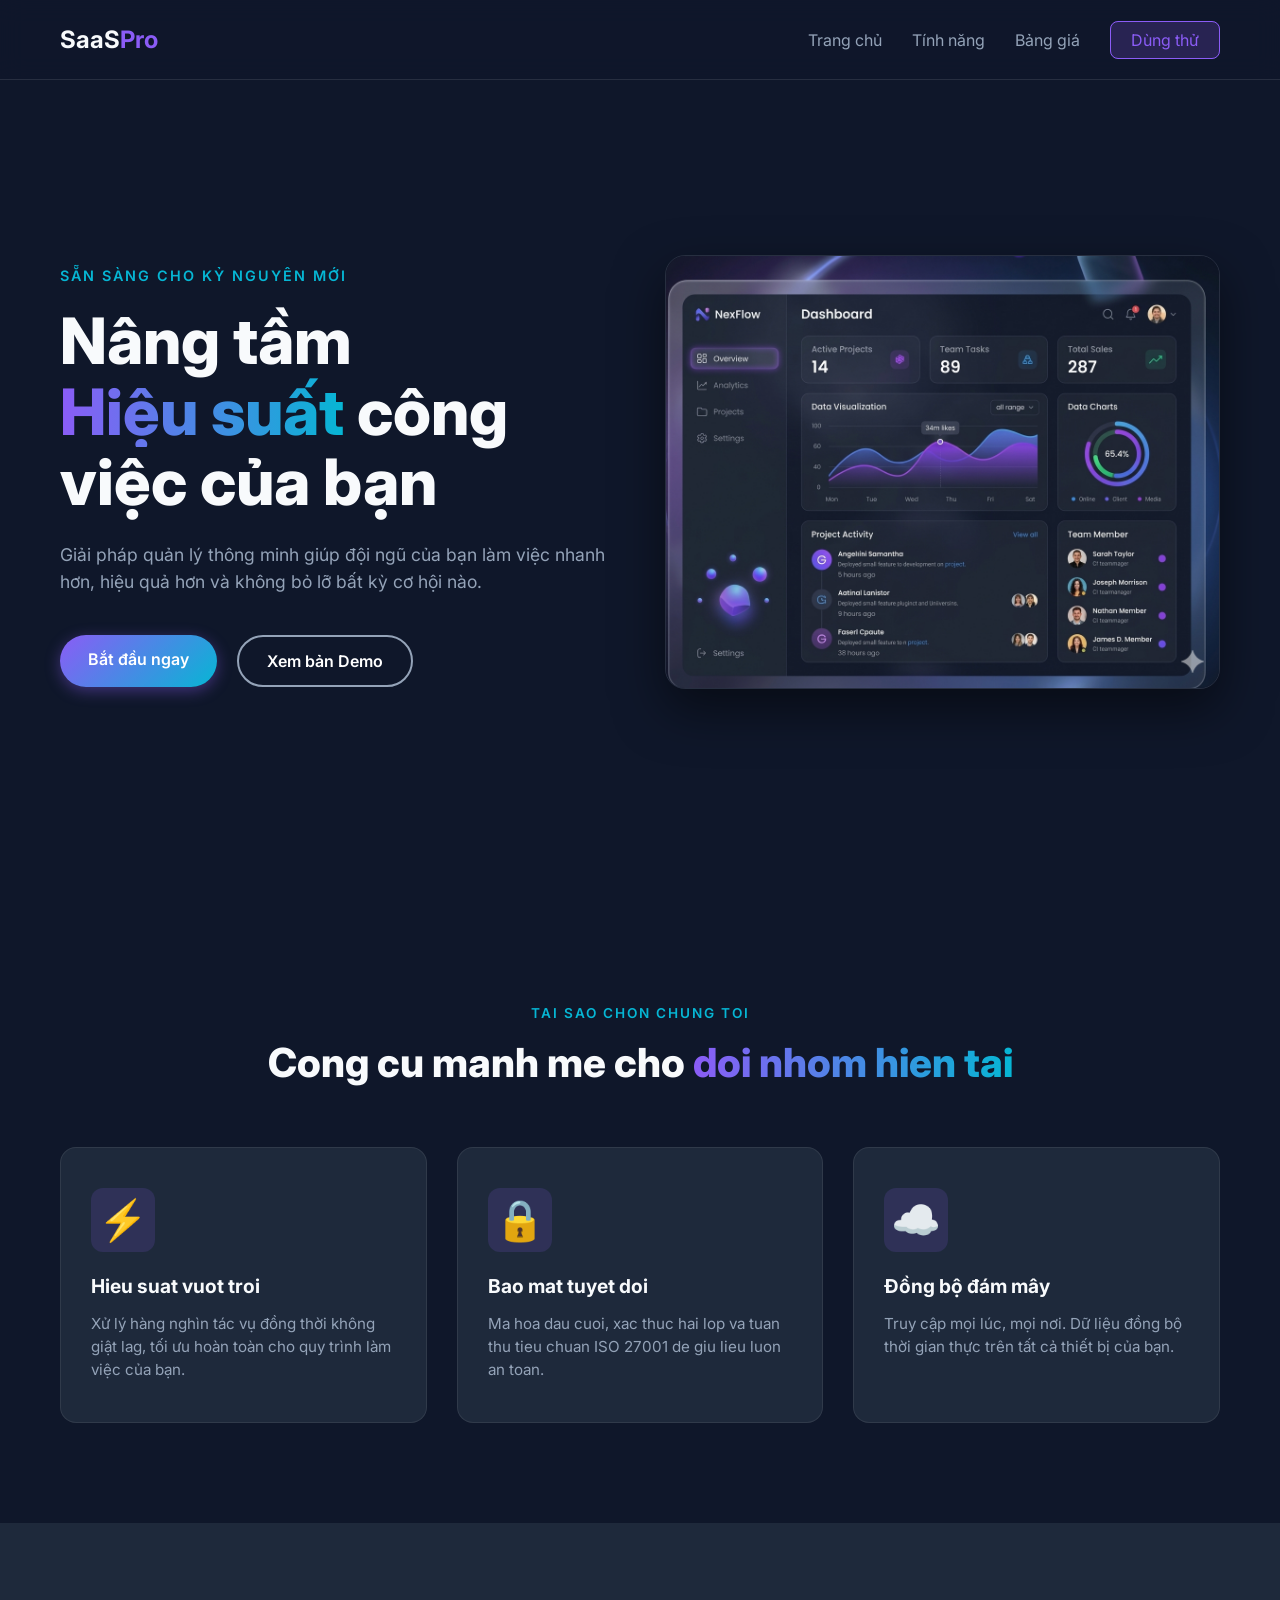
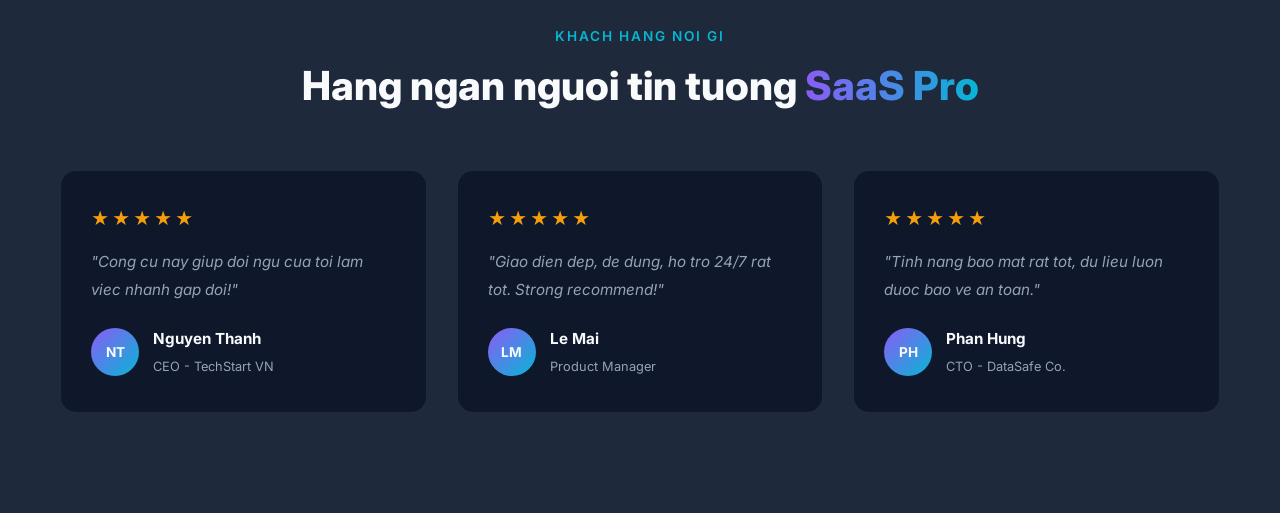
<file: index.html>
<!doctype html>
<html lang="vi">
  <head>
    <meta charset="UTF-8" />
    <meta name="viewport" content="width=device-width, initial-scale=1.0" />
    <title>SaaS Pro - Supercharge Your Workflow</title>
    <!-- Nhúng Font Inter từ Google Fonts -->
    <link rel="preconnect" href="https://fonts.googleapis.com" />
    <link rel="preconnect" href="https://fonts.gstatic.com" crossorigin />
    <link
      href="https://fonts.googleapis.com/css2?family=Inter:wght@300;400;500;600;700;800&display=swap"
      rel="stylesheet"
    />
    <link rel="stylesheet" href="./src/style.css" />
  </head>

  <body class="dark-theme">
    <!-- 1. THANH ĐIỀU HƯỚNG (NAVIGATION) -->
    <nav class="navbar">
      <div class="container">
        <div class="logo">SaaS<span>Pro</span></div>
        <ul class="nav-links">
          <li><a href="#home">Trang chủ</a></li>
          <li><a href="#features">Tính năng</a></li>
          <li><a href="#pricing">Bảng giá</a></li>
          <li><a href="#" class="btn-nav">Dùng thử</a></li>
        </ul>
      </div>
    </nav>
    <!-- 2. HERO SECTION -->
    <header class="hero" id="home">
      <div class="container hero-wrapper">
        <!-- Bên trái: Nội dung chữ -->
        <div class="hero-content">
          <span class="sub-title">Sẵn sàng cho kỷ nguyên mới</span>
          <h1>Nâng tầm <span>Hiệu suất</span> công việc của bạn</h1>
          <p>
            Giải pháp quản lý thông minh giúp đội ngũ của bạn làm việc nhanh
            hơn, hiệu quả hơn và không bỏ lỡ bất kỳ cơ hội nào.
          </p>
          <div class="hero-btns">
            <a href="#" class="btn btn-primary">Bắt đầu ngay</a>
            <a href="#" class="btn btn-outline">Xem bản Demo</a>
          </div>
        </div>
        <!-- Bên phải: Hình ảnh/Minh họa -->
        <div class="hero-image">
          <!-- Tạm thời dùng một tấm ảnh minh họa chất lượng cao -->
          <img
            src="./assets/images/img_dashboard_visual.png"
            alt="Dashboard Illustration"
          />
        </div>
      </div>
    </header>

    <!-- 3. FEATURES SECTION  -->
    <section class="features" id="features">
      <div class="container">
        <!-- Tieu de cua phan nay  -->
        <div class="section-header">
          <span class="sub-title">Tai sao chon chung toi</span>
          <h2>Cong cu manh me cho <span>doi nhom hien tai</span></h2>
        </div>

        <!-- Luot 3 the tinh nang (CSS Grid) -->
        <div class="features-grid">
          <!-- The 1  -->
          <div class="feature-card">
            <div class="icon">⚡</div>
            <h3>Hieu suat vuot troi</h3>
            <p>
              Xử lý hàng nghìn tác vụ đồng thời không giật lag, tối ưu hoàn toàn
              cho quy trình làm việc của bạn.
            </p>
          </div>

          <!-- The 2  -->
          <div class="feature-card">
            <div class="icon">🔒</div>
            <h3>Bao mat tuyet doi</h3>
            <p>
              Ma hoa dau cuoi, xac thuc hai lop va tuan thu tieu chuan ISO 27001
              de giu lieu luon an toan.
            </p>
          </div>

          <!-- The 3  -->
          <div class="feature-card">
            <div class="icon">☁️</div>
            <h3>Đồng bộ đám mây</h3>
            <p>
              Truy cập mọi lúc, mọi nơi. Dữ liệu đồng bộ thời gian thực trên tất
              cả thiết bị của bạn.
            </p>
          </div>
        </div>
      </div>
    </section>

    <!-- 4. TESTIMONIALS SECTION  -->
    <section class="testimonials" id="testimonials">
      <div class="container">
        <div class="section-header">
          <span class="sub-title">Khach hang noi gi</span>
          <h2>Hang ngan nguoi tin tuong <span>SaaS Pro</span></h2>
        </div>

        <div class="testimonials-grid">
          <!-- Card 1 -->
          <div class="testimonial-card">
            <div class="stars">★★★★★</div>
            <p class="quote">
              "Cong cu nay giup doi ngu cua toi lam viec nhanh gap doi!"
            </p>

            <div class="author">
              <div class="avatar">NT</div>
              <div class="author-info">
                <h4>Nguyen Thanh</h4>
                <span>CEO - TechStart VN</span>
              </div>
            </div>
          </div>

          <!-- Card 2 -->
          <div class="testimonial-card">
            <div class="stars">★★★★★</div>
            <p class="quote">
              "Giao dien dep, de dung, ho tro 24/7 rat tot. Strong recommend!"
            </p>
            <div class="author">
              <div class="avatar">LM</div>
              <div class="author-info">
                <h4>Le Mai</h4>
                <span>Product Manager</span>
              </div>
            </div>
          </div>

          <!-- Card 3 -->
          <div class="testimonial-card">
            <div class="stars">★★★★★</div>
            <p class="quote">
              "Tinh nang bao mat rat tot, du lieu luon duoc bao ve an toan."
            </p>
            <div class="author">
              <div class="avatar">PH</div>
              <div class="author-info">
                <h4>Phan Hung</h4>
                <span>CTO - DataSafe Co.</span>
              </div>
            </div>
          </div>
        </div>
      </div>
    </section>

    <!-- (Dưới đây sẽ là phần Pricing Table bạn đã làm, chúng ta sẽ lắp vào sau) -->
  </body>
</html>
</file>
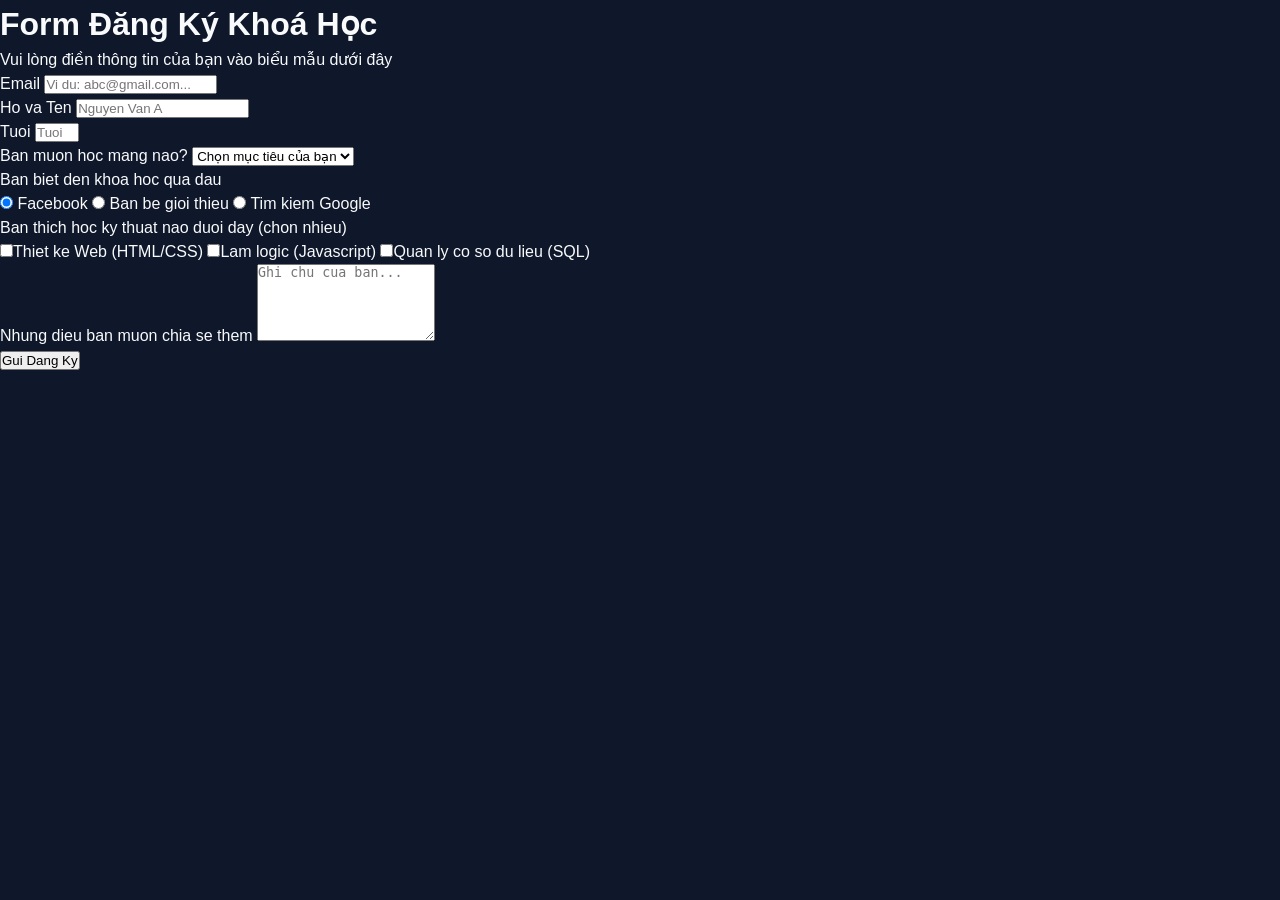
<file: src/index.html>
<!doctype html>
<html lang="vi">
  <head>
    <meta charset="UTF-8" />
    <meta name="viewport" content="width=device-width, initial-scale=1.0" />
    <title>Form Đăng Ký Khoá Học</title>
    <!-- Nhúng Font Poppins từ Google Fonts -->
    <link rel="preconnect" href="https://fonts.googleapis.com" />
    <link rel="preconnect" href="https://fonts.gstatic.com" crossorigin />
    <link
      href="https://fonts.googleapis.com/css2?family=Poppins:wght@300;400;600&display=swap"
      rel="stylesheet"
    />
    <link rel="stylesheet" href="style.css" />
  </head>

  <body>
    <main>
      <h1 id="title">Form Đăng Ký Khoá Học</h1>
      <p id="description">
        Vui lòng điền thông tin của bạn vào biểu mẫu dưới đây
      </p>

      <!-- Trai tim cua the nay  -->
      <form action="" id="survery-form">
        <!-- Nhom thong tin email  -->
        <div class="form-group">
          <label id="email-label" for="email">Email</label>
          <input
            type="email"
            name="email"
            id="email"
            placeholder="Vi du: abc@gmail.com..."
            autocomplete="on"
            required
          />
        </div>

        <!-- Nhom thong tin Ho va Ten  -->
        <div class="form-group">
          <label for="name" id="name-label">Ho va Ten</label>
          <!-- Them pattern (Chi cho phep nhap chu cai va khoang trang, it nhat 3 ky tu) -->
          <input
            type="text"
            name="name"
            id="name"
            placeholder="Nguyen Van A"
            pattern="[A-Za-zÀ-ỹ\s]{3,}"
            title="Vui long nhap ten that, it nhat 3 ky tu chu"
            required
          />
        </div>

        <!-- Nhom thong tin age  -->
        <div class="form-group">
          <label id="number-label" for="age">Tuoi</label>
          <input
            type="number"
            name="age"
            id="age"
            min="10"
            max="99"
            placeholder="Tuoi:23"
          />
        </div>

        <!-- Nhom thong tin: Chon muc tieu hoc  -->
        <div class="form-group">
          <label id="dropdown">Ban muon hoc mang nao?</label>
          <!-- The select tao menu tha xuong  -->
          <select name="" id="dropdown" name="role" required>
            <!-- The option la cac lua chon ben trong menu  -->
            <option disabled selected value>Chọn mục tiêu của bạn</option>
            <option value="frontend">Lap trinh Fron-tend</option>
            <option value="backend">Lap trinh Back-end</option>
            <option value="fullstack">Lap trinh Full-stack</option>
            <option value="other">Khac</option>
          </select>
        </div>

        <!-- Nhom thong tin: Ban biet khoa hoc qua dau  -->
        <div class="form-group">
          <p>Ban biet den khoa hoc qua dau</p>
          <label for="">
            <input
              type="radio"
              name="source"
              value="facebook"
              class="input-radio"
              checked
            />
            Facebook
          </label>
          <label for="">
            <input
              type="radio"
              name="source"
              value="friend"
              class="input-radio"
            />
            Ban be gioi thieu
          </label>
          <label for="">
            <input
              type="radio"
              name="source"
              value="search"
              class="input-radio"
            />
            Tim kiem Google
          </label>
        </div>

        <!-- Nhom thong tin so thich  -->
        <div class="form-group">
          <p>Ban thich hoc ky thuat nao duoi day (chon nhieu)</p>
          <label for="">
            <input
              type="checkbox"
              name="skills"
              id=""
              value="html"
              class="input-checkbox"
            />Thiet ke Web (HTML/CSS)
          </label>
          <label for="">
            <input
              type="checkbox"
              name="skills"
              id=""
              value="js"
              class="input-checkbox"
            />Lam logic (Javascript)
          </label>
          <label for="">
            <input
              type="checkbox"
              name="skills"
              id=""
              value="database"
              class="input-checkbox"
            />Quan ly co so du lieu (SQL)
          </label>
        </div>

        <!-- Nhom thong tin ghi chu them  -->
        <div class="form-group">
          <label for="comments">Nhung dieu ban muon chia se them</label>
          <textarea
            name="comments"
            rows="5"
            placeholder="Ghi chu cua ban..."
            id=""
          ></textarea>
        </div>

        <!-- Nut bam gui Form  -->
        <div class="form-group">
          <button type="submit" id="submit" class="submit-button">
            Gui Dang Ky
          </button>
        </div>

        <!-- Chung ta se them cac o nhap lieu vao day o buoc sau  -->
      </form>
    </main>
  </body>
</html>
</file>
<file: src/style.css>
* {
  padding: 0;
  margin: 0;
  box-sizing: border-box;
}

html {
  scroll-behavior: smooth;
}

body {
  font-family: "Inter", -apple-system, BlinkMacSystemFont, sans-serif;
  background-color: #0f172a;
  color: #f8fafc;
  line-height: 1.5;
  overflow-x: hidden;
}

.container {
  width: 100%;
  max-width: 1200px;
  margin: 0 auto;
  padding: 0 20px;
}

.btn {
  display: inline-block;
  padding: 12px 28px;
  border-radius: 50px;
  font-weight: 600;
  text-decoration: none;
  transition: all 0.3s ease;
  cursor: pointer;
}
.btn.btn-primary {
  background: linear-gradient(135deg, #8b5cf6, #06b6d4);
  color: #fff;
  box-shadow: 0 4px 15px rgba(139, 92, 246, 0.4);
}
.btn.btn-primary:hover {
  transform: translateY(-3px);
  box-shadow: 0 8px 25px rgba(139, 92, 246, 0.6);
}
.btn.btn-outline {
  border: 2px solid #94a3b8;
  color: #fff;
}
.btn.btn-outline:hover {
  border-color: #f8fafc;
  background: #000;
}

.navbar {
  height: 80px;
  position: fixed;
  top: 0;
  width: 100%;
  z-index: 1000;
  background: rgba(15, 23, 43, 0.8);
  backdrop-filter: blur(12px);
  border-bottom: 1px solid rgba(255, 255, 255, 0.1);
}
.navbar .container {
  display: flex;
  justify-content: space-between;
  align-items: center;
  height: 100%;
}
.navbar .logo {
  font-size: 1.5rem;
  font-weight: 700;
  flex-shrink: 0;
}
.navbar .logo span {
  color: #8b5cf6;
}
.navbar .nav-links {
  display: flex;
  list-style: none;
  align-items: center;
  gap: 30px;
}
.navbar .nav-links a {
  text-decoration: none;
  color: #94a3b8;
  transition: 0.3s;
}
.navbar .nav-links a:hover {
  color: #f8fafc;
}
.navbar .nav-links .btn-nav {
  background: rgba(139, 92, 246, 0.2);
  color: #8b5cf6;
  padding: 8px 20px;
  border-radius: 8px;
  border: 1px solid #8b5cf6;
}
.navbar .nav-links .btn-nav:hover {
  background: #8b5cf6;
  color: #fff;
}

.hero {
  padding-top: 150px;
  padding-bottom: 100px;
  min-height: 100vh;
  display: flex;
  align-items: center;
}
.hero .hero-wrapper {
  display: flex;
  align-items: center;
  gap: 50px;
}
.hero .hero-content {
  flex: 1;
}
.hero .hero-content .sub-title {
  display: inline-block;
  color: #06b6d4;
  font-weight: 600;
  text-transform: uppercase;
  letter-spacing: 2px;
  font-size: 0.9rem;
  margin-bottom: 20px;
}
.hero .hero-content h1 {
  font-size: 4rem;
  line-height: 1.1;
  margin-bottom: 25px;
  font-weight: 800;
}
.hero .hero-content h1 span {
  display: inline-block;
  background: linear-gradient(to right, #8b5cf6, #06b6d4);
  -webkit-text-fill-color: transparent;
  -webkit-background-clip: text;
  background-clip: text;
}
.hero p {
  font-size: 1.1rem;
  color: #94a3b8;
  margin-bottom: 40px;
  max-width: 580px;
}
.hero .hero-btns {
  display: flex;
  gap: 20px;
}

.hero-image {
  flex: 1;
  text-align: right;
}
.hero-image img {
  max-width: 100%;
  border-radius: 20px;
  box-shadow: 0 20px 50px rgba(0, 0, 0, 0.5);
  border: 1px solid rgba(255, 255, 255, 0.1);
}

.section-header {
  text-align: center;
  margin-bottom: 60px;
}
.section-header .sub-title {
  display: inline-block;
  color: #06b6d4;
  font-weight: 600;
  text-transform: uppercase;
  letter-spacing: 2px;
  font-size: 0.85rem;
  margin-bottom: 16px;
}
.section-header h2 {
  font-size: 2.5rem;
  font-weight: 800;
  line-height: 1.2;
}
.section-header h2 span {
  display: inline-block;
  background: linear-gradient(to right, #8b5cf6, #06b6d4);
  -webkit-background-clip: text;
  -webkit-text-fill-color: transparent;
  background-clip: text;
}

.features {
  padding: 100px 0;
}

.features-grid {
  display: grid;
  grid-template-columns: repeat(3, 1fr);
  gap: 30px;
}

.feature-card {
  background: #1e293b;
  border: 1px solid rgba(255, 255, 255, 0.08);
  border-radius: 16px;
  padding: 40px 30px;
  transition: all 0.3s ease;
}
.feature-card:hover {
  transform: translateY(-8px);
  border-color: rgba(139, 92, 246, 0.5);
  box-shadow: 0 20px 40px rgba(139, 92, 246, 0.15);
}
.feature-card .icon {
  font-size: 2.5rem;
  margin-bottom: 20px;
  display: inline-flex;
  align-items: center;
  justify-content: center;
  width: 64px;
  height: 64px;
  background: rgba(139, 92, 246, 0.15);
  border-radius: 12px;
}
.feature-card h3 {
  font-size: 1.2rem;
  font-weight: 700;
  margin-bottom: 12px;
}
.feature-card p {
  font-size: 0.95rem;
  color: #94a3b8;
}

@media (max-width: 900px) {
  .features-grid {
    grid-template-columns: 1fr;
  }
}
/* 7. TESTIMONTALS SECTION  */
.testimonials {
  padding: 100px 0;
  background-color: #1e293b;
}

.testimonials-grid {
  display: grid;
  grid-template-columns: repeat(3, 1fr);
  gap: 30px;
}

.testimonial-card {
  background: #0f172a;
  border: 1px solid rgba(255, 255, 255, 0.08);
  border-radius: 16px;
  padding: 35px 30px;
  transition: all 0.3s ease;
}
.testimonial-card:hover {
  transform: translateY(-6px);
  box-shadow: 0 20px 40px rgba(6, 182, 212, 0.1);
  border-color: rgba(6, 182, 212, 0.4);
}
.testimonial-card .stars {
  color: #f59e0b;
  font-size: 1.1rem;
  letter-spacing: 3px;
  margin-bottom: 16px;
}
.testimonial-card .quote {
  color: #94a3b8;
  font-size: 0.95rem;
  line-height: 1.8;
  margin-bottom: 25px;
  font-style: italic;
}
.testimonial-card .author {
  display: flex;
  align-items: center;
  gap: 14px;
}
.testimonial-card .author .avatar {
  width: 48px;
  height: 48px;
  border-radius: 50%;
  background: linear-gradient(135deg, #8b5cf6, #06b6d4);
  display: flex;
  align-items: center;
  justify-content: center;
  font-weight: 700;
  font-size: 0.85rem;
  flex-shrink: 0;
}
.testimonial-card .author h4 {
  font-size: 0.95rem;
  font-weight: 700;
  margin-bottom: 2px;
}
.testimonial-card .author span {
  font-size: 0.8rem;
  color: #94a3b8;
}

@media (max-width: 900px) {
  .testimonials-grid {
    grid-template-columns: 1fr;
  }
}


/*# sourceMappingURL=style.css.map */
</file>
